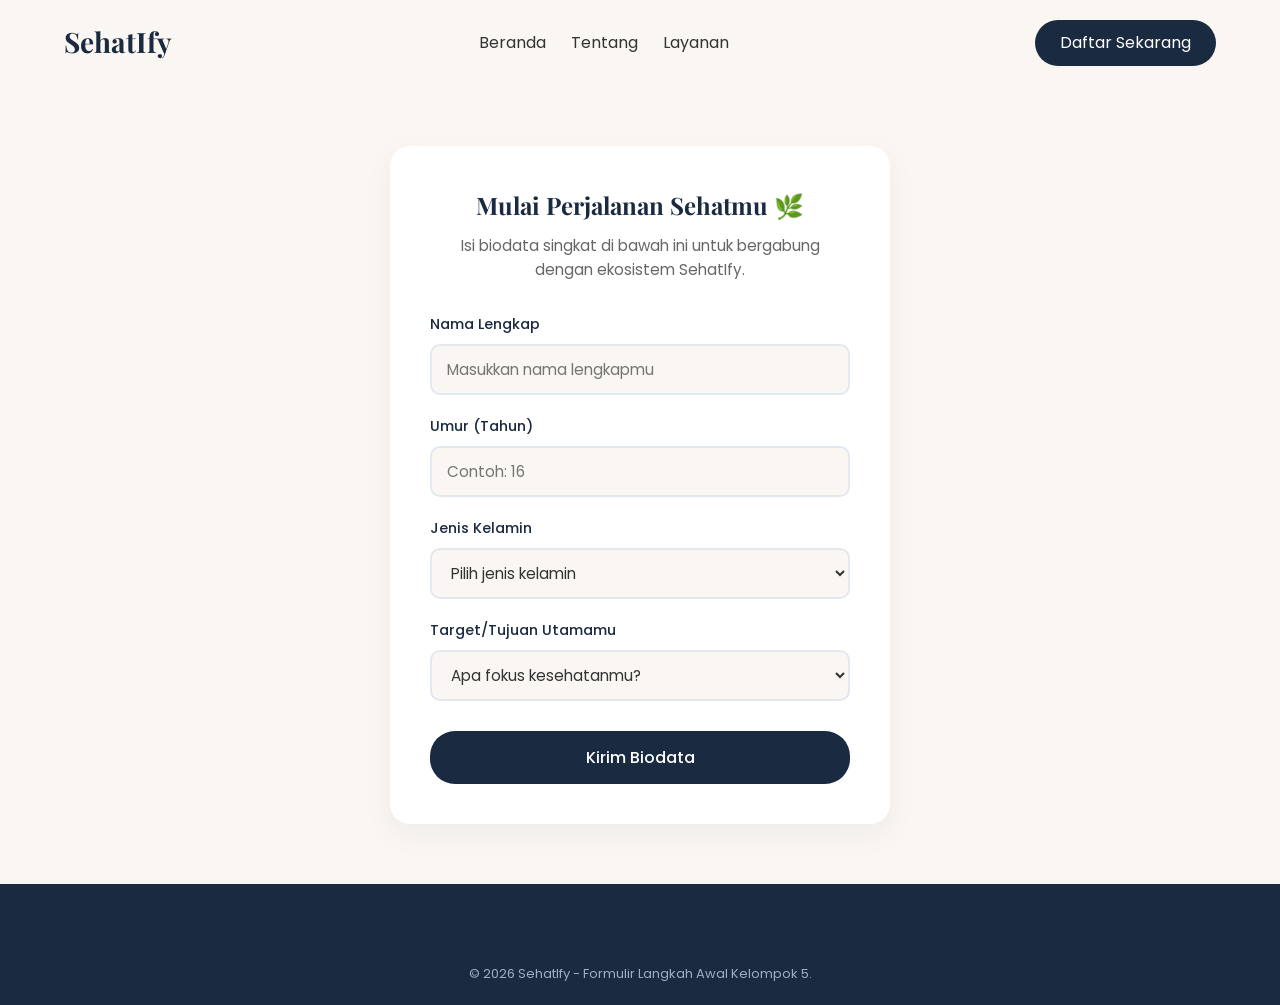
<file: daftar.html>
<!DOCTYPE html>
<html lang="id">
<head>
    <meta charset="UTF-8">
    <meta name="viewport" content="width=device-width, initial-scale=1.0">
    <title>Pendaftaran - SehatIfy</title>
    <link href="https://fonts.googleapis.com/css2?family=Playfair+Display:wght@600;700&family=Poppins:wght@300;400;500;600&display=swap" rel="stylesheet">
    <link rel="stylesheet" href="style.css">
    <link rel="stylesheet" href="cssdaftar.css">
</head>
<body>

    <header>
        <div class="logo-text">SehatIfy</div>
        <ul class="nav-links">
            <li><a href="index.html">Beranda</a></li>
            <li><a href="tentang.html">Tentang</a></li>
            <li><a href="layanan.html">Layanan</a></li>
        </ul>
        <a href="daftar.html" class="btn-primary">Daftar Sekarang</a>
    </header>

    <section class="register-section">
        <div class="register-container">
            <h2>Mulai Perjalanan Sehatmu 🌿</h2>
            <p>Isi biodata singkat di bawah ini untuk bergabung dengan ekosistem SehatIfy.</p>

            <form action="#" method="POST" class="form-biodata" id="formDaftar">
                <div class="form-group">
                    <label for="namaLengkap">Nama Lengkap</label>
                    <input type="text" id="namaLengkap" required placeholder="Masukkan nama lengkapmu">
                </div>

                <div class="form-group">
                    <label for="umur">Umur (Tahun)</label>
                    <input type="number" id="umur" required placeholder="Contoh: 16" min="10" max="100">
                </div>

                <div class="form-group">
                    <label for="gender">Jenis Kelamin</label>
                    <select id="gender" required>
                        <option value="" disabled selected>Pilih jenis kelamin</option>
                        <option value="Laki-laki">Laki-laki</option>
                        <option value="Perempuan">Perempuan</option>
                    </select>
                </div>

                <div class="form-group">
                    <label for="tujuanSehat">Target/Tujuan Utamamu</label>
                    <select id="tujuanSehat" required>
                        <option value="" disabled selected>Apa fokus kesehatanmu?</option>
                        <option value="Mengatur Pola Makan">Mengatur Pola Makan Sehat</option>
                        <option value="Kesehatan Mental">Menenangkan Pikiran (Mindfulness)</option>
                        <option value="Olahraga Rutin">Mulai Rutinitas Olahraga</option>
                        <option value="Gaya Hidup Seimbang">Menjaga Keseimbangan Hidup</option>
                    </select>
                </div>

                <button type="submit" class="btn-submit-form">Kirim Biodata</button>
            </form>
        </div>
    </section>

    <footer>
        <div class="footer-bottom">
            &copy; 2026 SehatIfy - Formulir Langkah Awal Kelompok 5.
        </div>
    </footer>

    <script>
        // Efek pesan sukses kasual saat form dikirim
        document.getElementById('formDaftar').addEventListener('submit', function(e) {
            e.preventDefault(); // Mencegah halaman reload
            const nama = document.getElementById('namaLengkap').value;
            alert(`Selamat bergabung, ${nama}! Biodatamu berhasil disimpan di SehatIfy. Yuk mulai langkah kecilmu hari ini! ✨`);
            window.location.href = "index.html"; // Balik ke beranda setelah klik OK
        });
    </script>
</body>
</html>
</file>
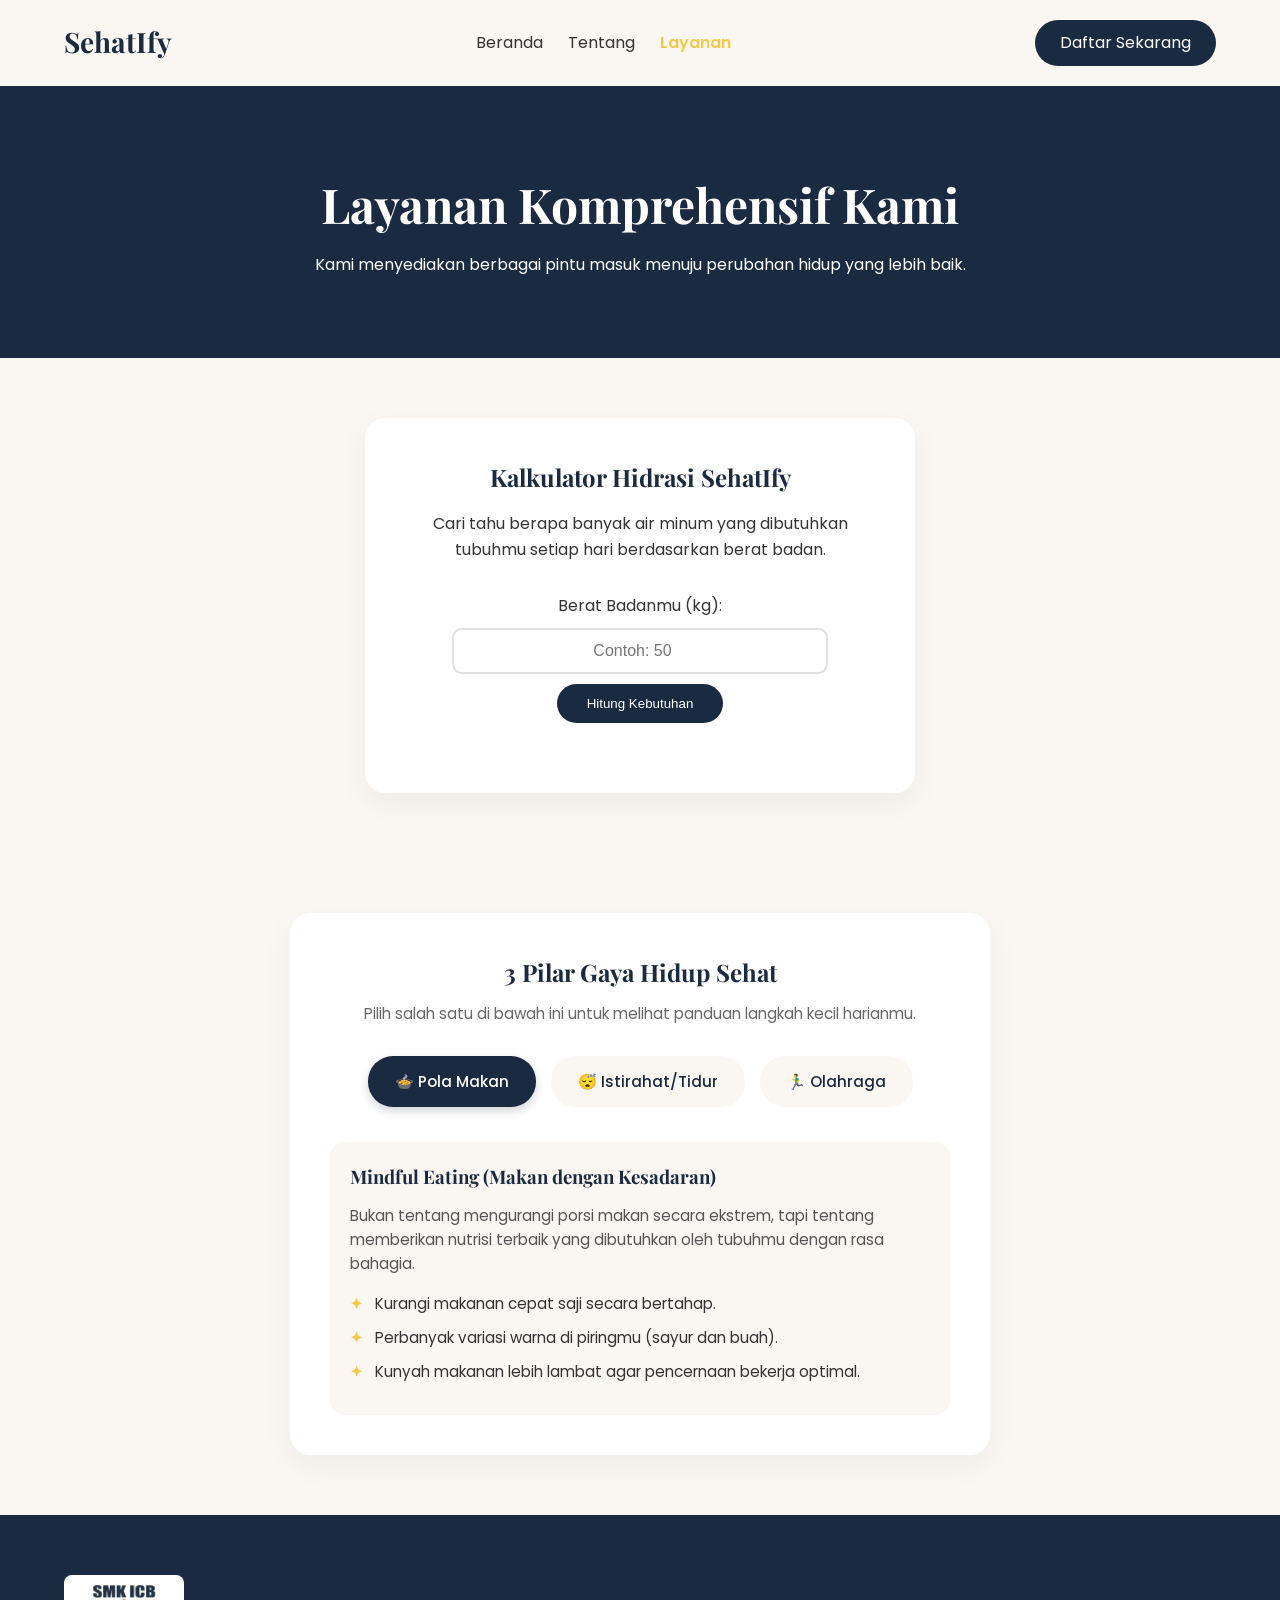
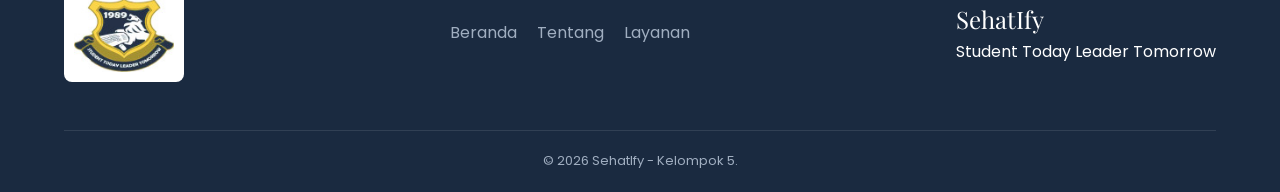
<file: layanan.html>
<!DOCTYPE html>
<html lang="id">
<head>
    <meta charset="UTF-8">
    <meta name="viewport" content="width=device-width, initial-scale=1.0">
    <title>Layanan Kami - SehatIfy</title>
    <link href="https://fonts.googleapis.com/css2?family=Playfair+Display:wght@600;700&family=Poppins:wght@300;400;500;600&display=swap" rel="stylesheet">
    <link rel="stylesheet" href="style.css">
    <link rel="stylesheet" href="csslayanan.css">
</head>
<body>

    <header>
        <div class="logo-text">SehatIfy</div>
        <ul class="nav-links">
            <li><a href="index.html">Beranda</a></li>
            <li><a href="tentang.html">Tentang</a></li>
            <li><a href="layanan.html" style="color: var(--accent-gold); font-weight: 600;">Layanan</a></li>
        </ul>
        <a href="daftar.html" class="btn-primary" style="display: inline-block; text-align: center;">Daftar Sekarang</a>
    </header>

    <section class="services-hero">
        <div class="container">
            <h1>Layanan Komprehensif Kami</h1>
            <p>Kami menyediakan berbagai pintu masuk menuju perubahan hidup yang lebih baik.</p>
        </div>
    </section>

        <section class="water-tracker-section">
            <div class="tracker-container">
                <h2>Kalkulator Hidrasi SehatIfy</h2>
                <p>Cari tahu berapa banyak air minum yang dibutuhkan tubuhmu setiap hari berdasarkan berat badan.</p>
                
                <div class="input-group">
                    <label for="weightInput">Berat Badanmu (kg):</label>
                    <input type="number" id="weightInput" placeholder="Contoh: 50" min="20" max="200">
                    <button id="calcBtn" class="btn-tracker">Hitung Kebutuhan</button>
                </div>

                <div id="resultBox" class="result-box hidden">
                    <h3>Kebutuhan Airmu: <span id="waterResult">0</span> Liter / Hari</h3>
                    <p id="tipsText" style="font-size: 0.9rem; color: #555; margin-top: 10px;"></p>
                    
                    <div class="progress-area">
                        <button id="drinkBtn" class="btn-drink">🥛 Saya Sudah Minum 1 Gelas (250ml)</button>
                        <p>Progress: <span id="progressText">0</span> dari <span id="targetText">0</span> Liter</p>
                    </div>
                </div>
            </div>
        </section>
        <section class="health-pillars-section">
            <div class="pillars-container">
                <h2> 3 Pilar Gaya Hidup Sehat</h2>
                <p class="pillars-subtitle">Pilih salah satu di bawah ini untuk melihat panduan langkah kecil harianmu.</p>

                <div class="tab-menu">
                    <button class="tab-btn active" onclick="bukaPilar(event, 'makan')">🍲 Pola Makan</button>
                    <button class="tab-btn" onclick="bukaPilar(event, 'tidur')">😴 Istirahat/Tidur</button>
                    <button class="tab-btn" onclick="bukaPilar(event, 'olahraga')">🏃‍♂️ Olahraga</button>
                </div>

                <div id="makan" class="tab-content aktif">
                    <h3>Mindful Eating (Makan dengan Kesadaran)</h3>
                    <p>Bukan tentang mengurangi porsi makan secara ekstrem, tapi tentang memberikan nutrisi terbaik yang dibutuhkan oleh tubuhmu dengan rasa bahagia.</p>
                    <ul class="pillar-list">
                        <li>Kurangi makanan cepat saji secara bertahap.</li>
                        <li>Perbanyak variasi warna di piringmu (sayur dan buah).</li>
                        <li>Kunyah makanan lebih lambat agar pencernaan bekerja optimal.</li>
                    </ul>
                </div>

                <div id="tidur" class="tab-content">
                    <h3>Deep Sleep (Kualitas Istirahat)</h3>
                    <p>Tidur adalah cara tubuh dan pikiranmu melakukan *restart* dan menyembuhkan diri setelah seharian beraktivitas berat.</p>
                    <ul class="pillar-list">
                        <li>Usahakan tidur konsisten 7-8 jam setiap malam.</li>
                        <li>Matikan atau jauhkan *smartphone* 30 menit sebelum tidur.</li>
                        <li>Buat suasana kamar seadanya, redup, dan sejuk.</li>
                    </ul>
                </div>

                <div id="olahraga" class="tab-content">
                    <h3>Active Movement (Gerak Aktif harian)</h3>
                    <p>Kamu tidak harus langsung pergi ke *gym* atau angkat beban berat. Kuncinya adalah membuat tubuhmu tetap aktif bergerak setiap hari.</p>
                    <ul class="pillar-list">
                        <li>Coba jalan kaki ringan selama 15-20 menit sehari.</li>
                        <li>Lakukan peregangan (*stretching*) otot di sela-sela waktu belajar.</li>
                        <li>Pilih jenis aktivitas fisik yang paling kamu senangi (sepeda, badminton, dll).</li>
                    </ul>
                </div>

            </div>
        </section>

    <footer>
        <div class="footer-content">
            <div class="footer-brand">
                <img src="LOGO ICB CN.jpg" alt="Logo SMK ICB" class="footer-logo">
            </div>
            <ul class="footer-nav">
                <li><a href="index.html">Beranda</a></li>
                <li><a href="tentang.html">Tentang</a></li>
                <li><a href="layanan.html">Layanan</a></li>
            </ul>
            <div class="footer-title-side">
                <p class="footer-title-text">SehatIfy</p>
                <p class="footer-tagline">Student Today Leader Tomorrow</p>
            </div>
        </div>
        <div class="footer-bottom">
            &copy; 2026 SehatIfy - Kelompok 5.
        </div>
    </footer>
    
    <script src="scriptlayanan.js"></script>
</body>
</html>
</file>
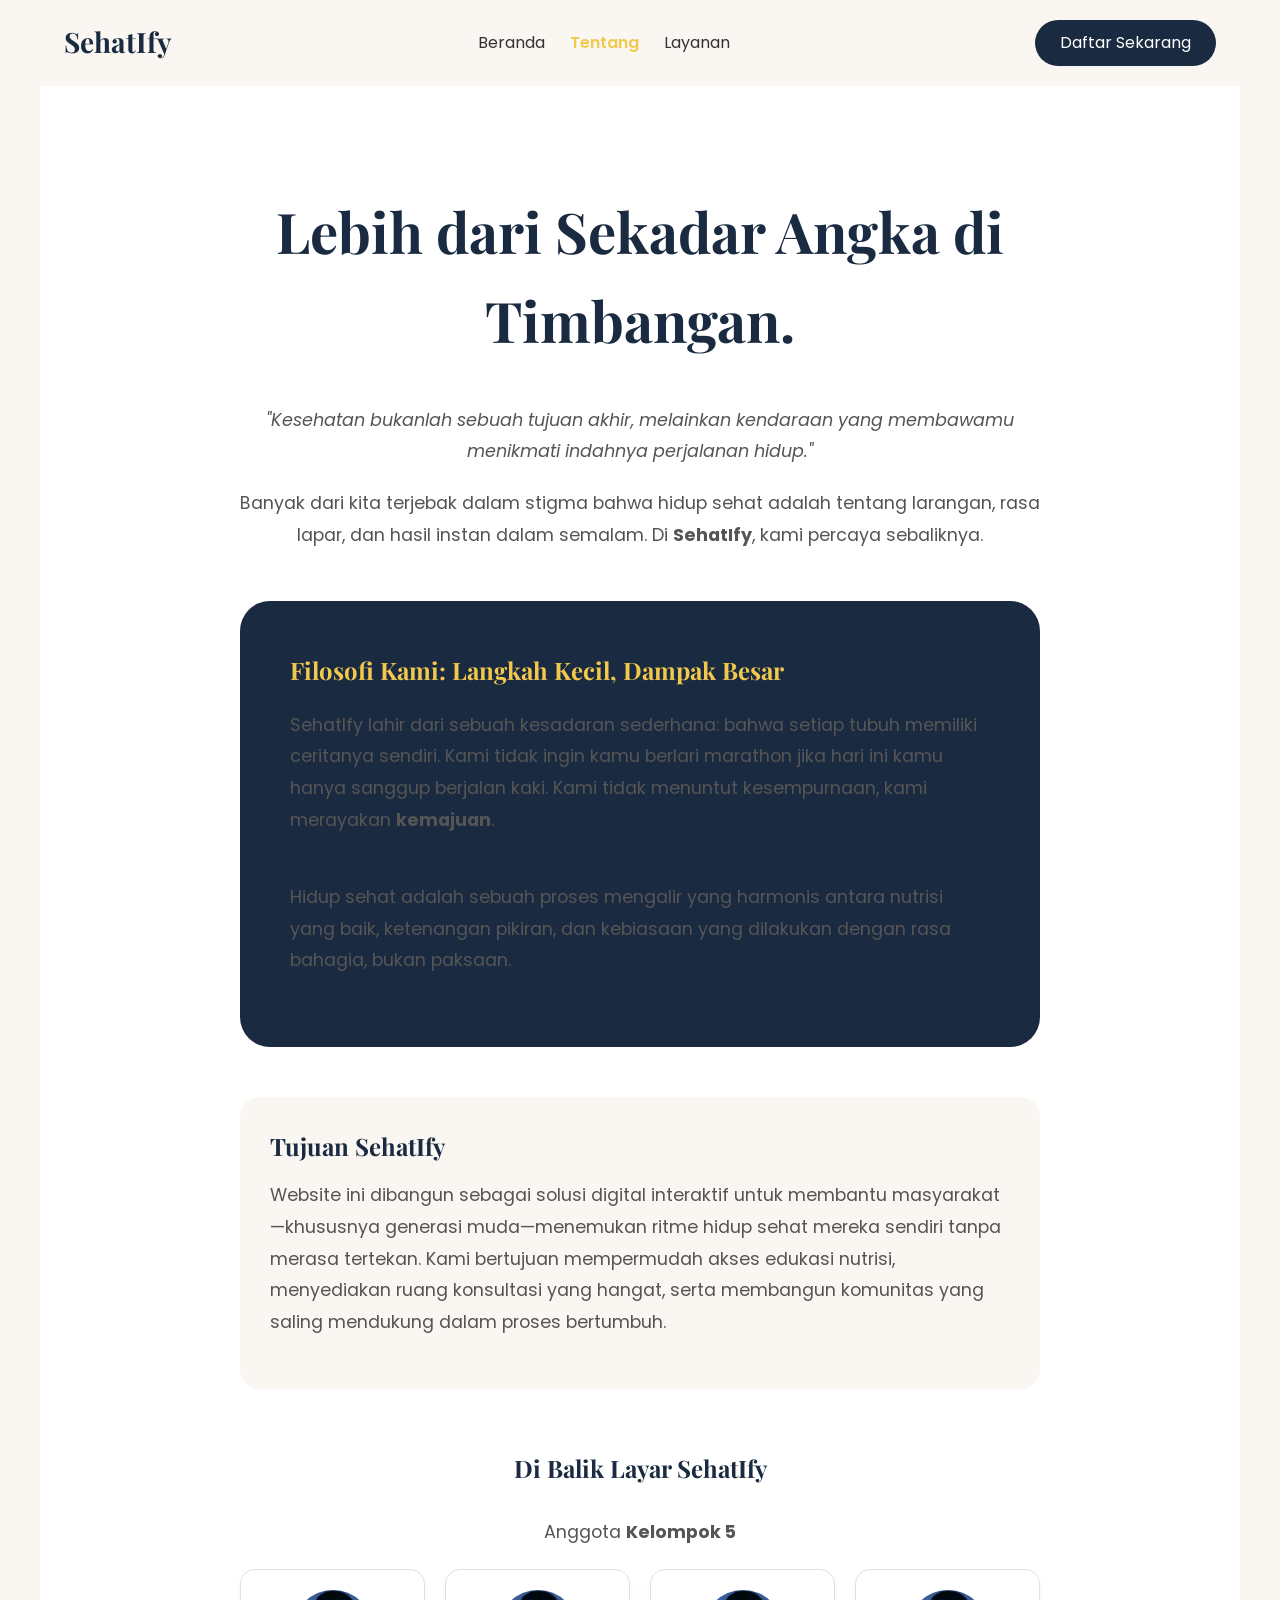
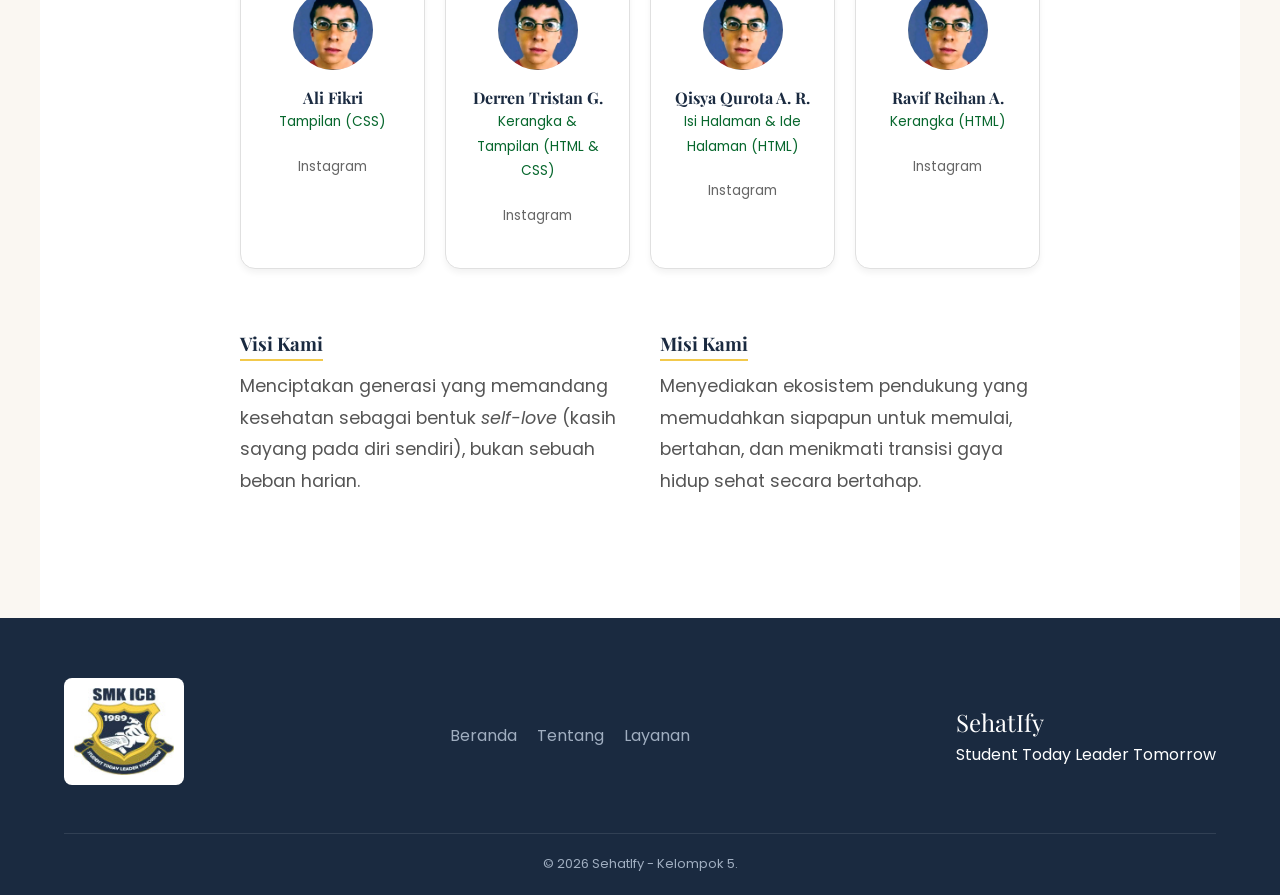
<file: tentang.html>
<!DOCTYPE html>
<html lang="id">
<head>
    <meta charset="UTF-8">
    <meta name="viewport" content="width=device-width, initial-scale=1.0">
    <title>Tentang Kami - SehatIfy</title>
    <link href="https://fonts.googleapis.com/css2?family=Playfair+Display:wght@600;700&family=Poppins:wght@300;400;500;600&display=swap" rel="stylesheet">
    <link rel="stylesheet" href="style.css">
    <style>
        .story-section { padding: 100px 0; background: #fff; }
        .story-container { max-width: 800px; margin: 0 auto; text-align: center; }
        
        .philosophy-card { 
            background: var(--primary-blue); 
            color: white; 
            padding: 50px; 
            border-radius: 30px; 
            margin-top: 50px;
            text-align: left;
        }
        .philosophy-card h2 { color: var(--accent-gold); margin-bottom: 20px; }
        
        /* --- STYLE BARU UNTUK TUJUAN & TIM --- */
        .purpose-box {
            text-align: left;
            margin-top: 50px;
            padding: 30px;
            background-color: var(--bg-cream);
            border-radius: 20px;
        }
        .purpose-box h2 { margin-bottom: 15px; }

        .team-section { margin-top: 60px; text-align: left; }
        .team-section h2 { text-align: center; margin-bottom: 30px; }
        .team-grid { 
            display: grid; 
            grid-template-columns: repeat(4, 1fr); 
            gap: 20px; 
            margin-top: 20px; 
        }
        .member-card {
            background: #fff;
            border: 1px solid #e0e0e0;
            padding: 20px;
            border-radius: 15px;
            text-align: center;
            box-shadow: 0 4px 6px rgba(0,0,0,0.05);
        }
        .member-avatar {
            width: 80px;
            height: 80px;
            background: #ddd;
            border-radius: 50%;
            margin: 0 auto 15px;
        }

        .vision-mission { display: grid; grid-template-columns: 1fr 1fr; gap: 40px; margin-top: 60px; }
        .quote { font-style: italic; font-size: 1.5rem; color: var(--primary-blue); margin: 40px 0; }

        @media (max-width: 768px) {
            .team-grid { grid-template-columns: repeat(2, 1fr); }
            .vision-mission { grid-template-columns: 1fr; }
        }
        @media (max-width: 480px) {
            .team-grid { grid-template-columns: 1fr; }
        }
        .avatar-img {
            width: 100%;
            height: 100%;
            border-radius: 50%;
            object-fit: cover; /* Biar foto gak gepeng/ketarik */
        }
    </style>
</head>
<body>

    <header>
        <div class="logo-text">SehatIfy</div>
        <ul class="nav-links">
            <li><a href="index.html">Beranda</a></li>
            <li><a href="tentang.html" style="color: var(--accent-gold); font-weight: 600;">Tentang</a></li>
            <li><a href="layanan.html">Layanan</a></li>
        </ul>
        <a href="daftar.html" class="btn-primary" style="display: inline-block; text-align: center;">Daftar Sekarang</a>
    </header>

    <section class="story-section container">
        <div class="story-container">
            <h1 style="font-size: 3.5rem; margin-bottom: 30px;">Lebih dari Sekadar Angka di Timbangan.</h1>
            <p class="quote">"Kesehatan bukanlah sebuah tujuan akhir, melainkan kendaraan yang membawamu menikmati indahnya perjalanan hidup."</p>
            
            <p>Banyak dari kita terjebak dalam stigma bahwa hidup sehat adalah tentang larangan, rasa lapar, dan hasil instan dalam semalam. Di <strong>SehatIfy</strong>, kami percaya sebaliknya.</p>
            
            <div class="philosophy-card">
                <h2>Filosofi Kami: Langkah Kecil, Dampak Besar</h2>
                <p>SehatIfy lahir dari sebuah kesadaran sederhana: bahwa setiap tubuh memiliki ceritanya sendiri. Kami tidak ingin kamu berlari marathon jika hari ini kamu hanya sanggup berjalan kaki. Kami tidak menuntut kesempurnaan, kami merayakan <strong>kemajuan</strong>.</p>
                <br>
                <p>Hidup sehat adalah sebuah proses mengalir yang harmonis antara nutrisi yang baik, ketenangan pikiran, dan kebiasaan yang dilakukan dengan rasa bahagia, bukan paksaan.</p>
            </div>

            <div class="purpose-box">
                <h2>Tujuan SehatIfy</h2>
                <p>
                    Website ini dibangun sebagai solusi digital interaktif untuk membantu masyarakat—khususnya generasi muda—menemukan ritme hidup sehat mereka sendiri tanpa merasa tertekan. Kami bertujuan mempermudah akses edukasi nutrisi, menyediakan ruang konsultasi yang hangat, serta membangun komunitas yang saling mendukung dalam proses bertumbuh.
                    </p>
            </div>

            <div class="team-section">
                <h2>Di Balik Layar SehatIfy</h2>
                <p style="text-align: center;">Anggota <b>Kelompok 5</b></p>
                
                <div class="team-grid">
                    <div class="member-card">
                        <div class="member-avatar"><img src="avatar test.jfif" alt="Foto Ali Fikri" class="avatar-img"></div> 
                        <h4>Ali Fikri</h4>
                        <p style="font-size: 0.85rem; color: #07672d;">
                            Tampilan (CSS)
                            </p>
                        <p style="font-size: 0.85rem; color: #666;">
                            <a href="https://www.instagram.com/lieeyy_00/?utm_source=ig_web_button_share_sheet">Instagram</a>
                        </p>
                    </div>

                    <div class="member-card">
                        <div class="member-avatar"><img src="avatar test.jfif" alt="Foto Ali Fikri" class="avatar-img"></div>
                        <h4>Derren Tristan G.</h4>
                        <p style="font-size: 0.85rem; color: #07672d;">
                            Kerangka & Tampilan (HTML & CSS)
                            </p>
                        <p style="font-size: 0.85rem; color: #666;">
                            <a href="https://www.instagram.com/derrentristaan/?utm_source=ig_web_button_share_sheet">Instagram</a>
                            </p>
                    </div>

                    <div class="member-card">
                        <div class="member-avatar"><img src="avatar test.jfif" alt="Foto Ali Fikri" class="avatar-img"></div>
                        <h4>Qisya Qurota A. R.</h4>
                        <p style="font-size: 0.85rem; color: #07672d;">
                            Isi Halaman & Ide Halaman (HTML)
                            </p>
                        <p style="font-size: 0.85rem; color: #666;">
                            <a href="https://www.instagram.com/cyappucinnooo?utm_source=ig_web_button_share_sheet&igsh=ZDNlZDc0MzIxNw==">Instagram</a>
                            </p>
                    </div>

                    <div class="member-card">
                        <div class="member-avatar"><img src="avatar test.jfif" alt="Foto Ali Fikri" class="avatar-img"></div>
                        <h4>Ravif Reihan A.</h4>
                        <p style="font-size: 0.85rem; color: #07672d;">
                            Kerangka (HTML)
                            </p>
                        <p style="font-size: 0.85rem; color: #666;">
                            <a href="https://www.instagram.com/reihandoangs/?utm_source=ig_web_button_share_sheet">Instagram</a>
                            </p>
                    </div>
                </div>
            </div>
            <div class="vision-mission">
                <div style="text-align: left;">
                    <h3>Visi Kami</h3>
                    <p>Menciptakan generasi yang memandang kesehatan sebagai bentuk <em>self-love</em> (kasih sayang pada diri sendiri), bukan sebuah beban harian.</p>
                </div>
                <div style="text-align: left;">
                    <h3>Misi Kami</h3>
                    <p>Menyediakan ekosistem pendukung yang memudahkan siapapun untuk memulai, bertahan, dan menikmati transisi gaya hidup sehat secara bertahap.</p>
                </div>
            </div>
        </div>
    </section>

    <footer>
        <div class="footer-content">
            <div class="footer-brand">
                <img src="LOGO ICB CN.jpg" alt="Logo SMK ICB" class="footer-logo">
            </div>
            <ul class="footer-nav">
                <li><a href="index.html">Beranda</a></li>
                <li><a href="tentang.html">Tentang</a></li>
                <li><a href="layanan.html">Layanan</a></li>
            </ul>
            <div class="footer-title-side">
                <p class="footer-title-text">SehatIfy</p>
                <p class="footer-tagline">Student Today Leader Tomorrow</p>
            </div>
        </div>
        <div class="footer-bottom">
            &copy; 2026 SehatIfy - Kelompok 5.
        </div>
    </footer>

</body>
</html>
</file>
<file: style.css>
/* ================= VARIABEL WARNA ================= */
:root {
    --bg-cream: #FAF7F2;
    --primary-blue: #1A2A40;
    --accent-gold: #F2C94C;
    --text-dark: #333333;
    --text-light: #F0F0F0;
}

/* ================= RESET & DASAR ================= */
* {
    margin: 0;
    padding: 0;
    box-sizing: border-box;
    scroll-behavior: smooth;
}

body {
    font-family: 'Poppins', sans-serif;
    background-color: var(--bg-cream);
    color: var(--text-dark);
    line-height: 1.6;
}

h1, h2, h3, h4 {
    font-family: 'Playfair Display', serif;
    color: var(--primary-blue);
}

a {
    text-decoration: none;
    color: inherit;
}

.container {
    max-width: 1200px;
    margin: 0 auto;
    padding: 0 5%;
}

/* ================= NAVIGASI ================= */
header {
    background-color: var(--bg-cream);
    padding: 20px 5%;
    display: flex;
    justify-content: space-between;
    align-items: center;
    position: sticky;
    top: 0;
    z-index: 1000;
    transition: 0.3s;
}

.logo-text {
    font-family: 'Playfair Display', serif;
    font-size: 28px;
    font-weight: 700;
    color: var(--primary-blue);
}

.nav-links {
    display: flex;
    gap: 25px;
    list-style: none;
}

.nav-links li a:hover {
    color: #4A658A;
}

.btn-primary {
    background-color: var(--primary-blue);
    color: rgb(255, 255, 255);
    padding: 10px 25px;
    border-radius: 25px;
    border: none;
    cursor: pointer;
    transition: 0.3s;
}

.btn-primary:hover {
    transform: translateY(-2px);
    box-shadow: 0 4px 10px rgb(0, 0, 0);
}

/* ================= HERO SECTION ================= */
.hero {
    display: flex;
    align-items: center;
    padding: 80px 0;
}

.hero-text {
    flex: 1;
    padding-right: 40px;
}

.hero-text h1 {
    font-size: 48px;
    margin-bottom: 20px;
}

.hero-img {
    width: 400px;
    height: 400px;
    border-radius: 50%;
    object-fit: cover;
    border: 10px solid white;
    box-shadow: 0 10px 30px rgba(0,0,0,0.1);
}

/* ================= LAYANAN ================= */
.services-grid {
    display: grid;
    grid-template-columns: repeat(3, 1fr);
    gap: 30px;
    padding: 60px 0;
}

.service-box {
    background-color: var(--primary-blue);
    color: white;
    padding: 40px 20px;
    border-radius: 15px;
    text-align: center;
    transition: 0.3s;
}

.service-box:hover {
    transform: translateY(-10px);
}

.service-box h3 { color: white; margin-bottom: 15px; }

/* ================= TENTANG & PAKET ================= */
.wave-divider { width: 100%; margin-bottom: -5px; }

.about { background-color: white; padding: 80px 0; }
.about-content { display: flex; gap: 50px; align-items: center; }

.credits-box {
    background-color: var(--bg-cream);
    padding: 30px;
    border-radius: 15px;
    border-left: 5px solid var(--primary-blue);
}

.package-grid { display: grid; grid-template-columns: repeat(3, 1fr); gap: 30px; padding-bottom: 80px;}
.package-card {
    background-color: var(--bg-cream);
    padding: 30px;
    border-radius: 15px;
    text-align: center;
}
.package-card.featured { border: 2px solid var(--primary-blue); transform: scale(1.05); }

.stars { color: var(--accent-gold); margin-bottom: 15px; }
.price { font-size: 24px; font-weight: 700; margin-bottom: 20px; }
.per-month { font-size: 14px; font-weight: normal; color: #666; }

.btn-primary-full {
    width: 100%;
    background-color: var(--primary-blue);
    color: white;
    padding: 12px;
    border-radius: 8px;
    border: none;
    cursor: pointer;
}

/* ================= FOOTER ================= */
footer {
    background-color: var(--primary-blue);
    color: white;
    padding: 60px 5% 20px;
}

.footer-content {
    display: flex;
    justify-content: space-between;
    align-items: center;
    border-bottom: 1px solid rgba(255,255,255,0.1);
    padding-bottom: 40px;
}

.footer-logo { width: 120px; background: white; padding: 10px; border-radius: 8px; }
.footer-nav { display: flex; gap: 20px; list-style: none; }
.footer-nav a { color: #a0aec0; }
.footer-title-text { font-family: 'Playfair Display'; font-size: 24px; }
.footer-bottom { text-align: center; padding-top: 20px; font-size: 13px; color: #a0aec0; }

/* Responsive */
@media (max-width: 768px) {
    .hero, .about-content, .services-grid, .package-grid, .footer-content {
        flex-direction: column;
        grid-template-columns: 1fr;
        text-align: center;
    }
    .hero-img { width: 250px; height: 250px; }
}

.story-container p {
    font-size: 1.1rem;
    color: #555;
    margin-bottom: 20px;
    line-height: 1.8;
}

.vision-mission h3 {
    margin-bottom: 10px;
    border-bottom: 2px solid var(--accent-gold);
    display: inline-block;
}

@media (max-width: 768px) {
    .vision-mission {
        grid-template-columns: 1fr;
    }
    .philosophy-card {
        padding: 30px;
    }
}
</file>
<file: cssdaftar.css>
/* =========================================================
   CSS KHUSUS HALAMAN DAFTAR BIODATA (cssdaftar.css)
   ========================================================= */

.register-section {
    padding: 60px 5%;
    display: flex;
    justify-content: center;
    align-items: center;
    min-height: calc(100vh - 200px); /* Memastikan form berada di tengah layar */
}

.register-container {
    background-color: white; /* Kontras bersih seperti struktur konten beranda */
    padding: 40px;
    border-radius: 20px;
    box-shadow: 0 10px 30px rgba(26, 42, 64, 0.05); /* Shadow tipis warna primary-blue */
    max-width: 500px;
    width: 100%;
    text-align: center;
}

.register-container h2 {
    font-family: 'Playfair Display', serif;
    color: var(--primary-blue);
    margin-bottom: 10px;
}

.register-container p {
    font-size: 0.95rem;
    color: #666;
    margin-bottom: 30px;
}

/* --- TATA LETAK FORMULIR --- */
.form-biodata {
    text-align: left; /* Teks label rata kiri agar rapi */
}

.form-group {
    margin-bottom: 20px;
    display: flex;
    flex-direction: column;
    gap: 8px;
}

.form-group label {
    font-size: 0.9rem;
    font-weight: 500;
    color: var(--primary-blue);
}

.form-group input, 
.form-group select {
    padding: 12px 15px;
    border: 2px solid #e2e8f0;
    border-radius: 10px;
    font-family: 'Poppins', sans-serif;
    font-size: 0.95rem;
    color: var(--text-dark);
    outline: none;
    background-color: var(--bg-cream); /* Input box menggunakan warna dasar cream web */
    transition: 0.3s;
}

/* Efek interaktif saat kotak input/pilihan diklik */
.form-group input:focus, 
.form-group select:focus {
    border-color: var(--primary-blue);
    background-color: white;
}

/* Tombol Kirim Form (Gaya modifikasi dari .btn-primary) */
.btn-submit-form {
    background-color: var(--primary-blue);
    color: white;
    padding: 14px;
    width: 100%;
    border: none;
    border-radius: 25px;
    font-family: 'Poppins', sans-serif;
    font-weight: 500;
    font-size: 1rem;
    cursor: pointer;
    margin-top: 10px;
    transition: 0.3s;
}

.btn-submit-form:hover {
    background-color: #2c3e50;
    transform: translateY(-2px);
    box-shadow: 0 5px 15px rgba(26, 42, 64, 0.2);
}

/* Responsif untuk HP */
@media (max-width: 480px) {
    .register-container {
        padding: 30px 20px;
    }
}
</file>
<file: csslayanan.css>
.services-hero {
    background-color: var(--primary-blue);
    color: white;
    padding: 80px 0;
    text-align: center;
}

.services-hero h1 { color: white; font-size: 3rem; margin-bottom: 10px; }

.service-details { padding: 80px 5%; }

.detail-card {
    display: flex;
    align-items: center;
    gap: 60px;
    margin-bottom: 100px;
}

.detail-card.reverse { flex-direction: row-reverse; }

.detail-info { flex: 1; }
.detail-info h2 { font-size: 2.5rem; margin-bottom: 20px; }

.detail-img { flex: 1; }
.detail-img img {
    width: 100%;
    border-radius: 20px;
    box-shadow: 20px 20px 0px var(--accent-gold);
    transition: 0.5s;
}

.detail-img img:hover { transform: scale(1.02); box-shadow: 10px 10px 0px var(--accent-gold); }

.feature-list {
    margin-top: 25px;
    list-style: none;
}

.feature-list li {
    padding: 8px 0;
    padding-left: 30px;
    position: relative;
}

.feature-list li::before {
    content: "✓";
    position: absolute;
    left: 0;
    color: var(--accent-gold);
    font-weight: bold;
}

@media (max-width: 768px) {
    .detail-card, .detail-card.reverse { flex-direction: column; text-align: center; gap: 30px; }
    .feature-list li { text-align: left; }
}

/* ================= STYLE WATER TRACKER ================= */
.water-tracker-section {
    padding: 60px 5%;
    display: flex;
    justify-content: center;
}

.tracker-container {
    background-color: white;
    padding: 40px;
    border-radius: 20px;
    box-shadow: 0 10px 30px rgba(0,0,0,0.05);
    max-width: 550px;
    width: 100%;
    text-align: center;
}

.tracker-container h2 {
    margin-bottom: 15px;
}

.input-group {
    margin: 30px 0;
    display: flex;
    flex-direction: column;
    gap: 10px;
    align-items: center;
}

.input-group input {
    padding: 12px;
    width: 80%;
    border: 2px solid #e0e0e0;
    border-radius: 10px;
    font-size: 1rem;
    text-align: center;
    outline: none;
    transition: 0.3s;
}

.input-group input:focus {
    border-color: var(--primary-blue);
}

.btn-tracker {
    background-color: var(--primary-blue);
    color: white;
    padding: 12px 30px;
    border: none;
    border-radius: 25px;
    cursor: pointer;
    font-weight: 500;
    transition: 0.3s;
}

.btn-tracker:hover {
    background-color: #2c3e50;
    transform: translateY(-2px);
}

/* Kotak Hasil */
.result-box {
    background-color: var(--bg-cream);
    padding: 25px;
    border-radius: 15px;
    margin-top: 20px;
    border-left: 5px solid #3498db;
    transition: all 0.5s ease;
}

.result-box.hidden {
    display: none; /* Menyembunyikan kotak hasil sebelum dihitung */
}

.progress-area {
    margin-top: 20px;
    padding-top: 20px;
    border-top: 1px dashed #ccc;
}

.btn-drink {
    background-color: #3498db;
    color: white;
    padding: 10px 20px;
    border: none;
    border-radius: 8px;
    cursor: pointer;
    margin-bottom: 10px;
    transition: 0.2s;
}

.btn-drink:hover {
    background-color: #2980b9;
    transform: scale(1.03);
}

/* ================= CSS PILAR GAYA HIDUP SEHAT ================= */
.health-pillars-section {
    padding: 60px 5%;
    display: flex;
    justify-content: center;
    background-color: var(--bg-cream); /* Selaras dengan warna cream dasar web */
}

.pillars-container {
    background-color: white;
    padding: 40px;
    border-radius: 20px;
    box-shadow: 0 10px 30px rgba(26, 42, 64, 0.05);
    max-width: 700px;
    width: 100%;
    text-align: center;
}

.pillars-container h2 {
    font-family: 'Playfair Display', serif;
    color: var(--primary-blue);
    margin-bottom: 10px;
}

.pillars-subtitle {
    color: #666;
    margin-bottom: 30px;
    font-size: 0.95rem;
}

/* Menu Navigasi Tab */
.tab-menu {
    display: flex;
    justify-content: center;
    gap: 15px;
    margin-bottom: 35px;
}

.tab-btn {
    background-color: var(--bg-cream);
    color: var(--primary-blue);
    border: 2px solid transparent;
    padding: 12px 25px;
    font-family: 'Poppins', sans-serif;
    font-weight: 500;
    font-size: 0.95rem;
    border-radius: 25px;
    cursor: pointer;
    transition: 0.3s ease;
}

.tab-btn:hover {
    background-color: #e2d9ca;
}

/* Style saat Tombol Tab Aktif / Terpilih */
.tab-btn.active {
    background-color: var(--primary-blue);
    color: white;
    box-shadow: 0 4px 10px rgba(26, 42, 64, 0.2);
}

/* Konten Tab */
.tab-content {
    display: none; /* Sembunyikan semua konten di awal */
    text-align: left;
    padding: 20px;
    border-radius: 15px;
    background-color: var(--bg-cream);
    animation: memudar 0.5s ease; /* Efek transisi halus saat diklik */
}

/* Class pembantu untuk menampilkan konten yang aktif */
.tab-content.aktif {
    display: block;
}

.tab-content h3 {
    font-family: 'Playfair Display', serif;
    color: var(--primary-blue);
    margin-bottom: 12px;
}

.tab-content p {
    font-size: 0.95rem;
    color: #555;
    margin-bottom: 15px;
    line-height: 1.6;
}

.pillar-list {
    list-style-type: none;
    padding-left: 0;
}

.pillar-list li {
    position: relative;
    padding-left: 25px;
    margin-bottom: 10px;
    font-size: 0.95rem;
    color: var(--text-dark);
}

/* Bullet points custom memakai aksen emas SehatIfy */
.pillar-list li::before {
    content: "✦";
    position: absolute;
    left: 0;
    color: var(--accent-gold);
    font-weight: bold;
}

/* Animasi Fade-In saat ganti tab */
@keyframes memudar {
    from { opacity: 0; transform: translateY(10px); }
    to { opacity: 1; transform: translateY(0); }
}

@media (max-width: 600px) {
    .tab-menu { flex-direction: column; gap: 10px; }
    .tab-btn { width: 100%; }
}
</file>
